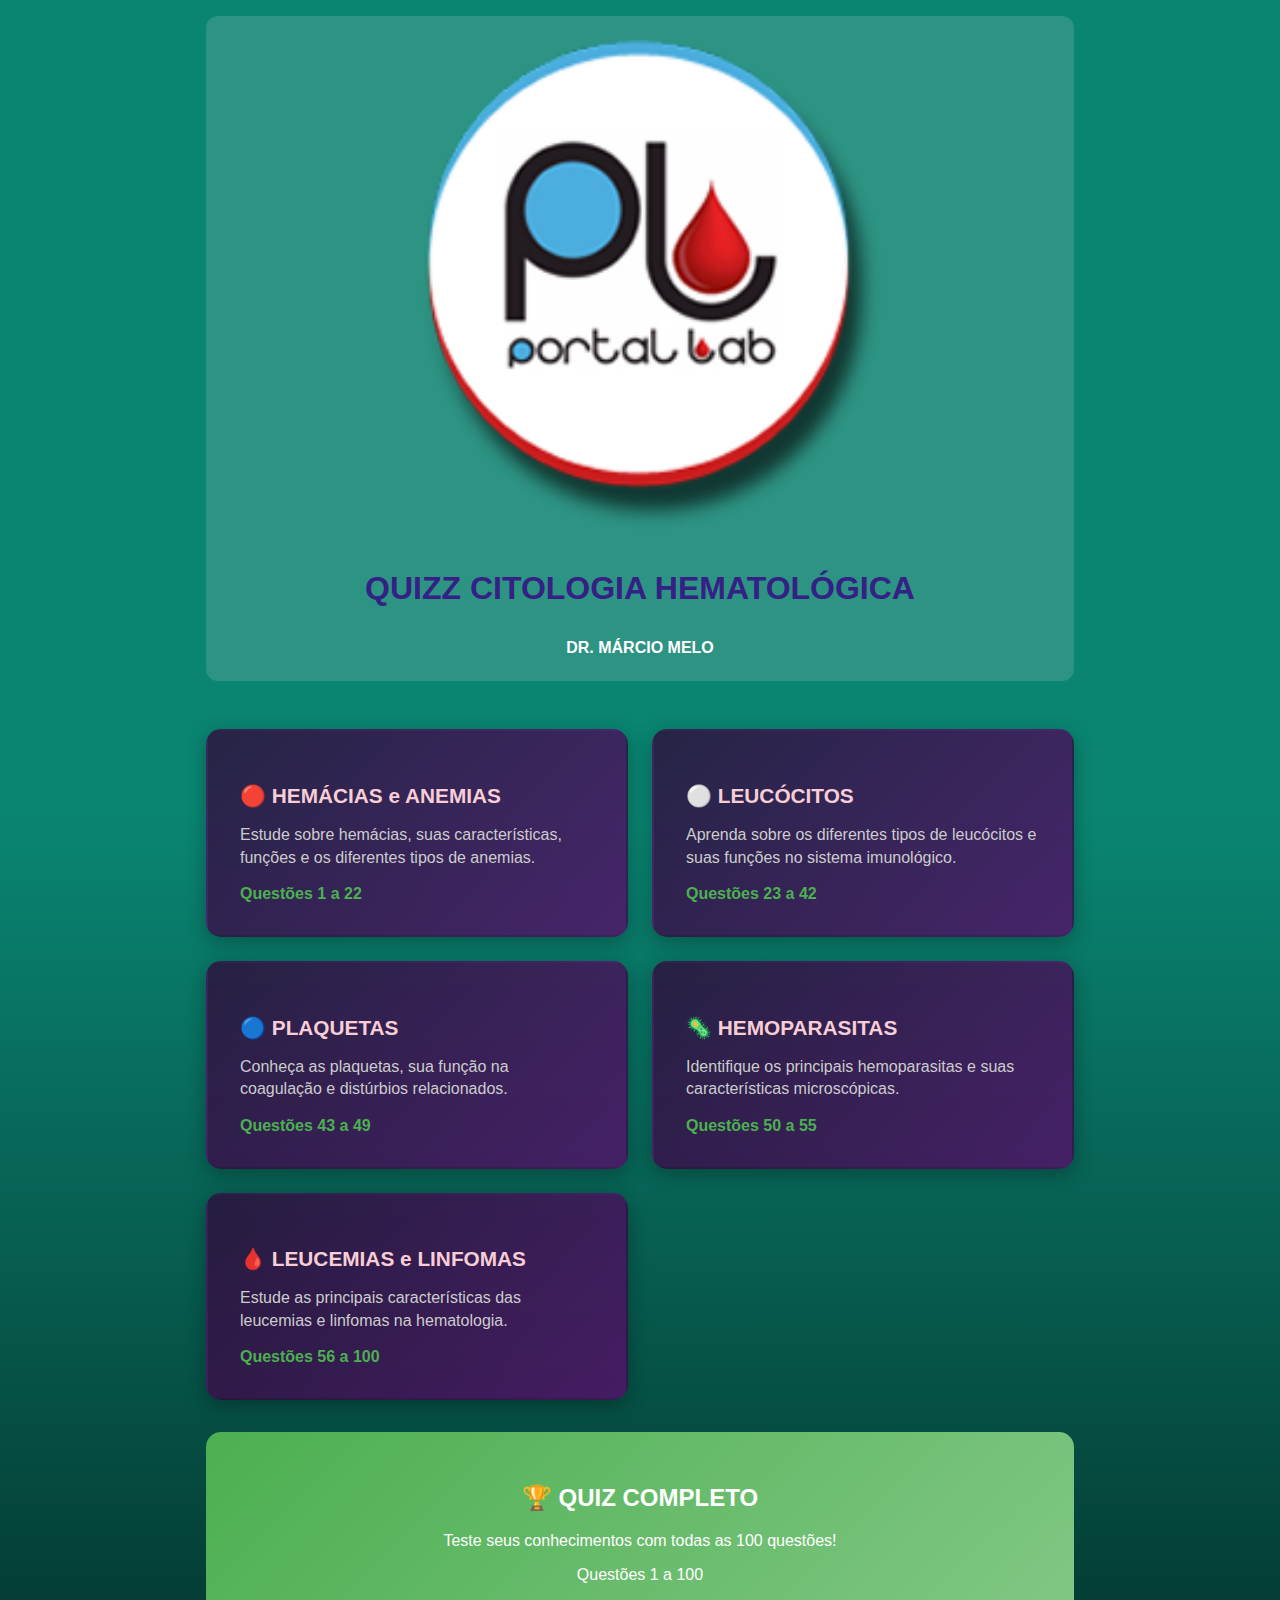
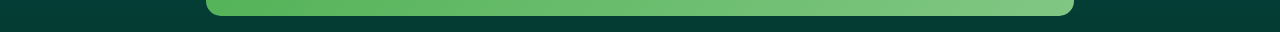
<file: index.html>
<!DOCTYPE html>
<html lang="pt-BR">
<head>
  <meta charset="UTF-8">
  <meta name="viewport" content="width=device-width, initial-scale=1.0">
  <title>QUIZZ PORTAL LAB - Menu Principal</title>
  <link rel="stylesheet" href="style.css">
</head>
<body>
  <div id="menu" class="menu-principal">
    <header class="menu-header">
      <img src="assets/logo.png" alt="Logo Portal Lab" class="logo">
      <h1>QUIZZ CITOLOGIA HEMATOLÓGICA</h1>
      <strong>DR. MÁRCIO MELO</strong>
    </header>

    <div class="temas-grid">
      <div class="tema-card" onclick="window.location.href='quiz.html?tema=HEMÁCIAS%20e%20ANEMIAS'">
        <h3>🔴 HEMÁCIAS e ANEMIAS</h3>
        <p>Estude sobre hemácias, suas características, funções e os diferentes tipos de anemias.</p>
        <div class="questoes-info">Questões 1 a 22</div>
      </div>

      <div class="tema-card" onclick="window.location.href='quiz.html?tema=LEUCÓCITOS'">
        <h3>⚪ LEUCÓCITOS</h3>
        <p>Aprenda sobre os diferentes tipos de leucócitos e suas funções no sistema imunológico.</p>
        <div class="questoes-info">Questões 23 a 42</div>
      </div>

      <div class="tema-card" onclick="window.location.href='quiz.html?tema=PLAQUETAS'">
        <h3>🔵 PLAQUETAS</h3>
        <p>Conheça as plaquetas, sua função na coagulação e distúrbios relacionados.</p>
        <div class="questoes-info">Questões 43 a 49</div>
      </div>

      <div class="tema-card" onclick="window.location.href='quiz.html?tema=HEMOPARASITAS'">
        <h3>🦠 HEMOPARASITAS</h3>
        <p>Identifique os principais hemoparasitas e suas características microscópicas.</p>
        <div class="questoes-info">Questões 50 a 55</div>
      </div>

      <div class="tema-card" onclick="window.location.href='quiz.html?tema=LEUCEMIAS%20e%20LINFOMAS'">
        <h3>🩸 LEUCEMIAS e LINFOMAS</h3>
        <p>Estude as principais características das leucemias e linfomas na hematologia.</p>
        <div class="questoes-info">Questões 56 a 100</div>
      </div>
    </div>

    <div class="quiz-completo" onclick="window.location.href='quiz.html'">
      <h2>🏆 QUIZ COMPLETO</h2>
      <p>Teste seus conhecimentos com todas as 100 questões!</p>
      <div class="questoes-info">Questões 1 a 100</div>
    </div>
  </div>
</body>
</html>
<!-- ? -->
 <!-- OI -->
</file>
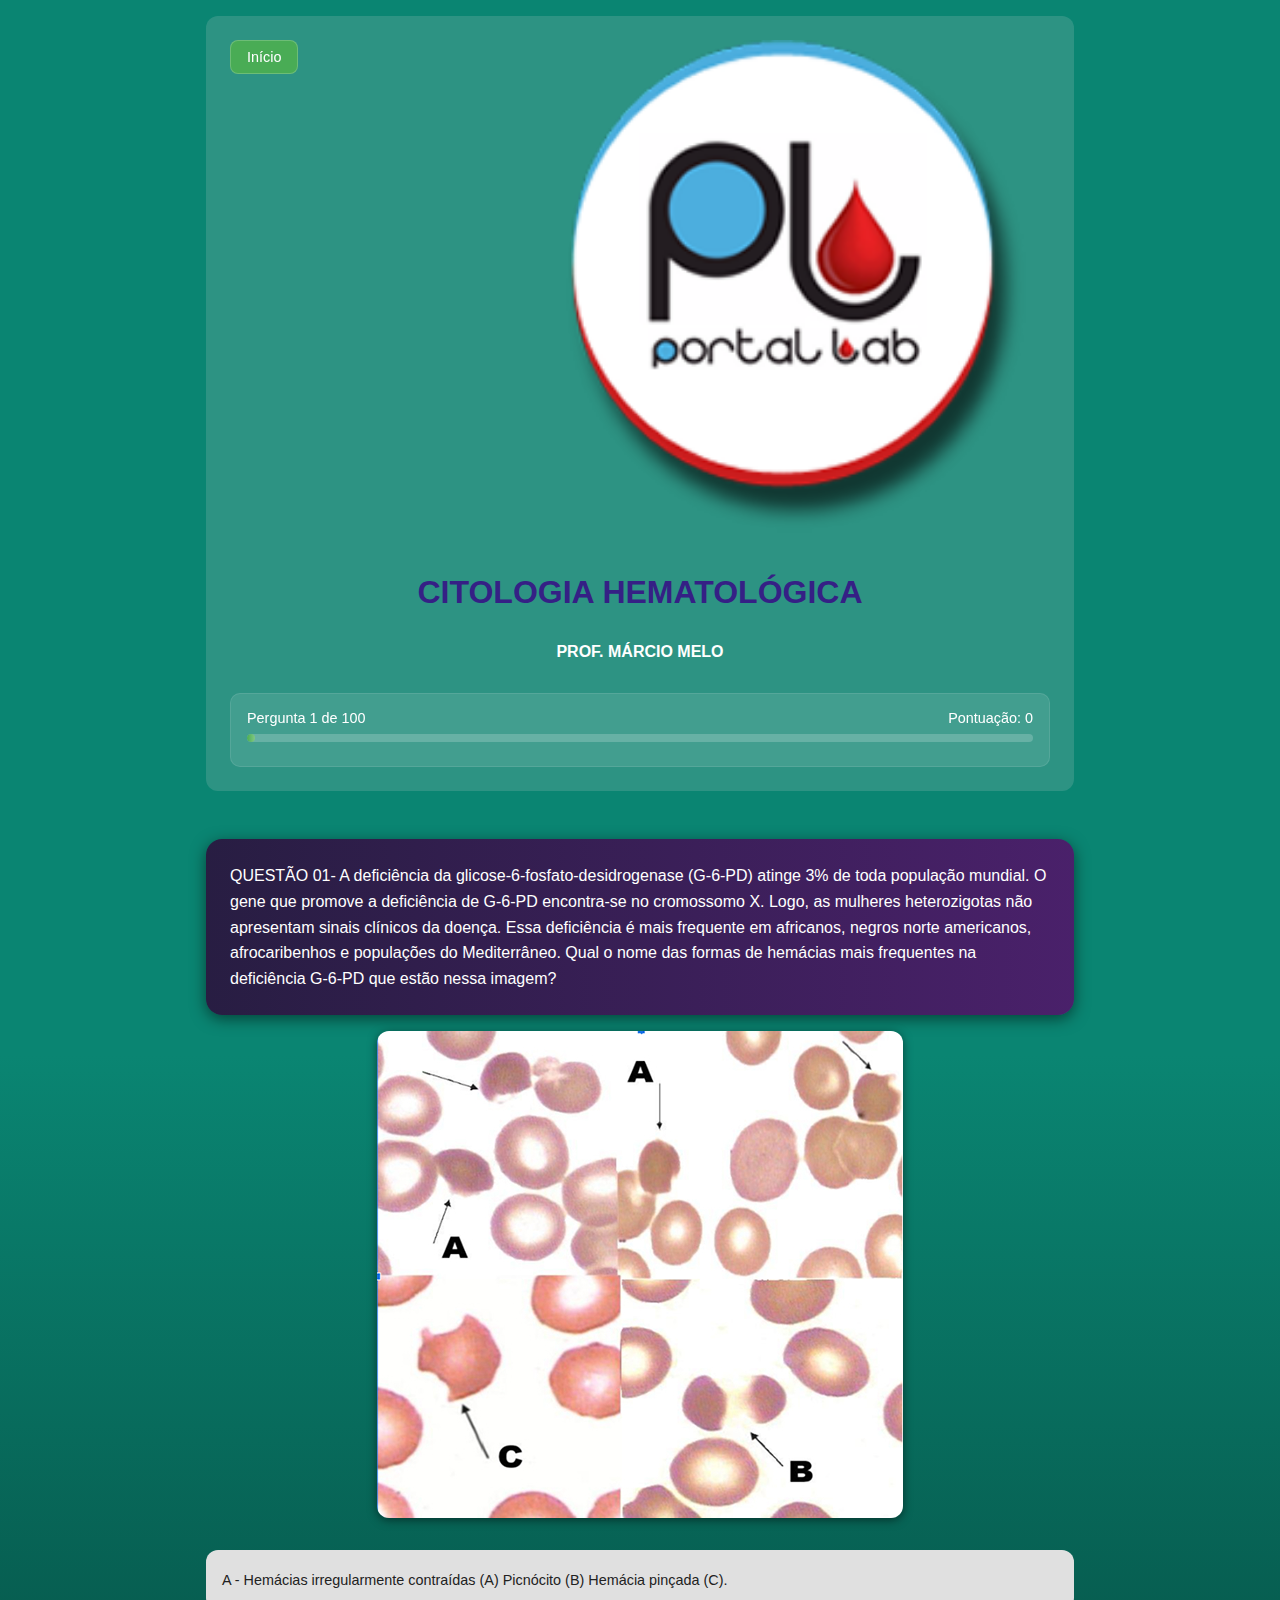
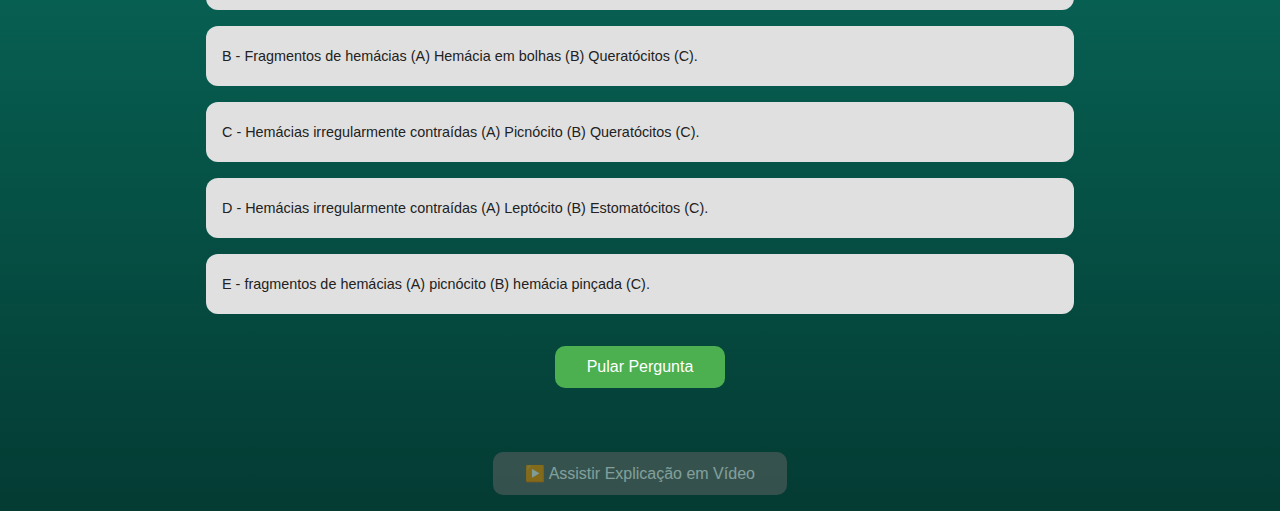
<file: quiz.html>
<!DOCTYPE html>
<html lang="pt-BR">
<head>
  <meta charset="UTF-8">
  <meta name="viewport" content="width=device-width, initial-scale=1.0">
  <title>QUIZ PORTAL LAB</title>
  <link rel="stylesheet" href="style.css">
  <link rel="icon" type="image/png" href="assets/logo.png">
</head>
<body>
  <div class="quiz-container">
    <header class="menu-header">
      <div class="header-top">
        <a href="index.html" class="btn-inicio">Início</a>
        <a href="index.html">
          <img src="assets/logo.png" alt="Logo Portal Lab" class="logo">
        </a>
      </div>
      <h1>
        <strong>CITOLOGIA HEMATOLÓGICA</strong>
      </h1>
      <strong>PROF. MÁRCIO MELO</strong>
    </header>

    <section class="card">
      <p id="enunciado">Carregando pergunta...</p>
    </section>

    <section class="imagem-container">
      <img id="imagem" src="" alt="Imagem da pergunta">
    </section>

    <section id="alternativas" class="alternativas"></section>

    <div class="botao-container">
      <button id="btnProxima">Próxima</button>
    </div>

    <p id="feedback"></p>

    <div class="botao-video-container">
      <button id="btnVideoExplicacao" style="display: none;">▶️ Assistir Explicação em Vídeo</button>
      <div id="videoPlayerContainer" style="display: none;">
        <iframe id="videoPlayer" src="" frameborder="0" allowfullscreen></iframe>
      </div>
    </div>
  </div>

  <script src="perguntas.js"></script>
  <script src="script.js"></script>
</body>
</html>
</file>
<file: style.css>
/* Fundo geral */
body {
  margin: 0;
  font-family: 'Segoe UI', sans-serif;
  background: linear-gradient(to bottom, #0a8572, #0a8572,#043b33);
  color: #fff;
  min-height: 100vh;
  /* Evita overflow horizontal */
  overflow-x: hidden;
}

/* Container principal */
.quiz-container {
  max-width: 900px;
  margin: 0 auto;
  padding: 1rem;
  /* Garante que não ultrapasse a largura da tela */
  box-sizing: border-box;
  width: 100%;
}

/* Cabeçalho */
header {
  display: flex;
  flex-direction: column;
  align-items: center;
  justify-content: center;
  gap: 1rem;
  margin-bottom: 2rem;
  background: rgba(217, 217, 217, 0.17);
  padding: 1.5rem;
  text-align: center;
  border-radius: 12px;
  box-sizing: border-box;
  width: 100%;
  position: relative;
}

/* NOVO: Estilo para o topo do cabeçalho com o botão início */
.header-top {
  display: flex;
  align-items: center;
  justify-content: center;
  width: 100%;
  position: relative;
}

/* NOVO: Botão Início */
.btn-inicio {
  position: absolute;
  left: 0;
  top: 0;
  background: rgba(76, 175, 80, 0.9);
  color: white;
  padding: 0.5rem 1rem;
  border-radius: 8px;
  text-decoration: none;
  font-size: 0.9rem;
  font-weight: 500;
  transition: all 0.3s ease;
  border: 1px solid rgba(255, 255, 255, 0.2);
  backdrop-filter: blur(5px);
}

.btn-inicio:hover {
  background: rgba(67, 160, 71, 0.9);
  transform: translateY(-2px);
  box-shadow: 0 4px 12px rgba(0, 0, 0, 0.3);
  color: white;
}

/* Logo responsiva */
.logo {
  width: 400%;
  max-width: 500px;
  height: auto;
  border-radius: 8px;
  object-fit: contain;
}

header h1 {
  font-size: 1.8rem;
  font-weight: bold;
  color: #352085 !important; /* Vermelho puro */
  text-align: center;
  word-wrap: break-word;
}

header h2 {
  font-size: 1.8rem;
  font-weight: normal;
  color: #e69936; /* Mesma cor para manter consistência */
  margin: 0;
  text-align: center;
  word-wrap: break-word;
}

/* Card sombreado responsivo */
.card {
  background: linear-gradient(90deg, rgba(45,11,58,0.85), rgba(85,15,105,0.85));
  padding: 1.5rem;
  border-radius: 16px;
  box-shadow: 0 4px 15px rgba(0,0,0,0.5);
  margin: 1rem 0;
  width: 100%;
  box-sizing: border-box;
}

#enunciado {
  font-size: 1rem;
  line-height: 1.6;
  margin: 0;
  word-wrap: break-word;
  white-space: pre-line; /* Mantém quebras de linha no enunciado */
}

/* Imagem responsiva */
.imagem-container {
  display: flex;
  justify-content: center;
  margin-bottom: 2rem;
  width: 100%;
}

#imagem {
  max-width: 100%;
  height: auto;
  border-radius: 12px;
  box-shadow: 0 2px 10px rgba(0,0,0,0.5);
}

/* Alternativas responsivas */
.alternativas {
  display: flex;
  flex-direction: column;
  gap: 1rem;
  margin-bottom: 2rem;
  width: 100%;
}

.alternativas button {
  padding: 1rem;
  border: none;
  border-radius: 12px;
  background: #e0e0e0;
  font-size: 0.9rem;
  cursor: pointer;
  color: #222;
  transition: all 0.3s ease;
  text-align: left;
  line-height: 1.5;
  width: 100%;
  box-sizing: border-box;
  word-wrap: break-word;
  min-height: 60px;
  display: flex;
  align-items: center;
}

.alternativas button:hover {
  background: #dab6f0;
  transform: translateY(-2px);
}

/* Containers de botões */
.botao-container {
  display: flex;
  justify-content: center;
  margin: 1rem 0;
}

.botao-video-container {
  margin-top: 2rem;
  text-align: center;
  width: 100%;
}

/* Botões principais */
#btnProxima {
  display: block;
  padding: 0.75rem 2rem;
  font-size: 1rem;
  border: none;
  border-radius: 10px;
  background: #4caf50;
  color: white;
  cursor: pointer;
  transition: background 0.3s;
  min-width: 120px;
}

#btnProxima:hover {
  background: #43a047;
}

#btnVideoExplicacao {
  padding: 0.75rem 2rem;
  font-size: 1rem;
  border: none;
  border-radius: 10px;
  background: #2196f3;
  color: white;
  cursor: pointer;
  transition: all 0.3s;
  margin: 0 auto;
  min-width: 180px;
}

#btnVideoExplicacao:hover:not(:disabled) {
  background: #1976d2;
  transform: translateY(-2px);
}

#btnVideoExplicacao:disabled {
  opacity: 0.5;
  cursor: not-allowed;
  background: #666;
}

/* Video player responsivo */
#videoPlayerContainer {
  margin-top: 1rem;
  display: none;
  width: 100%;
}

#videoPlayerContainer iframe {
  width: 100%;
  max-width: 700px;
  height: 300px;
  border-radius: 12px;
  border: none;
}

/* Feedback */
#feedback {
  text-align: center;
  font-weight: bold;
  margin-top: 1rem;
  font-size: 1.1rem;
  padding: 0.5rem;
  border-radius: 8px;
  transition: all 0.3s ease;
  word-wrap: break-word;
}

#feedback.correto {
  background: rgba(76, 175, 80, 0.2);
  color: #4caf50;
  border: 2px solid #4caf50;
}

#feedback.errado {
  background: rgba(244, 67, 54, 0.2);
  color: #f44336;
  border: 2px solid #f44336;
}

#feedback.tempo-esgotado {
  background: rgba(255, 152, 0, 0.2);
  color: #ff9800;
  border: 2px solid #ff9800;
}

/* Barra de Progresso */
#progresso-container {
  margin-top: 1rem;
  background: rgba(255, 255, 255, 0.1);
  border-radius: 10px;
  padding: 1rem;
  backdrop-filter: blur(10px);
  border: 1px solid rgba(255, 255, 255, 0.1);
  width: 100%;
  box-sizing: border-box;
}

.progresso-info {
  display: flex;
  justify-content: space-between;
  align-items: center;
  margin-bottom: 0.5rem;
  font-size: 0.9rem;
  flex-wrap: wrap;
  gap: 0.5rem;
}

.progresso-barra {
  width: 100%;
  height: 8px;
  background: rgba(255, 255, 255, 0.2);
  border-radius: 4px;
  overflow: hidden;
  margin-bottom: 0.5rem;
}

#progresso-fill {
  height: 100%;
  background: linear-gradient(90deg, #4caf50, #81c784);
  transition: width 0.3s ease;
  border-radius: 4px;
}

/* Timer */
.timer-barra-container {
  margin-top: 0.5rem;
  width: 100%;
}

.timer-barra {
  width: 100%;
  height: 12px;
  background: rgba(255, 255, 255, 0.2);
  border-radius: 6px;
  overflow: hidden;
  box-shadow: inset 0 2px 4px rgba(0, 0, 0, 0.2);
  border: 1px solid rgba(255, 255, 255, 0.1);
}

#timer-fill {
  height: 100%;
  width: 100%;
  background: linear-gradient(90deg, #4caf50, #66bb6a);
  border-radius: 6px;
  transition: width 0.1s linear, background-color 0.3s ease;
  box-shadow: 0 2px 4px rgba(0, 0, 0, 0.2);
  position: relative;
}

#timer {
  font-weight: bold;
  transition: color 0.3s ease;
  padding: 0.2rem 0.5rem;
  border-radius: 4px;
  background: rgba(255, 255, 255, 0.1);
  white-space: nowrap;
}

/* Animações */
.alternativas button.selecionada {
  transform: scale(1.02);
  box-shadow: 0 4px 15px rgba(255, 255, 255, 0.3);
}

.alternativas button.correta {
  background: #4caf50 !important;
  color: white !important;
  animation: pulse-correto 0.6s ease;
}

.alternativas button.errada {
  background: #f44336 !important;
  color: white !important;
  animation: shake 0.6s ease;
}

@keyframes pulse-correto {
  0% { transform: scale(1); }
  50% { transform: scale(1.05); }
  100% { transform: scale(1); }
}

@keyframes shake {
  0%, 100% { transform: translateX(0); }
  25% { transform: translateX(-5px); }
  75% { transform: translateX(5px); }
}

@keyframes pulse-timer {
  0% { opacity: 1; transform: scaleY(1); }
  50% { opacity: 0.8; transform: scaleY(0.9); }
  100% { opacity: 1; transform: scaleY(1); }
}

/* Menu Principal */
.menu-principal {
  max-width: 900px;
  margin: 0 auto;
  padding: 1rem;
  box-sizing: border-box;
}

.menu-header {
  text-align: center;
  margin-bottom: 3rem;
}

.menu-header h1 {
  font-size: 2rem;
  color: #f8cdd5;
  margin-bottom: 1rem;
  word-wrap: break-word;
}

.menu-header p {
  font-size: 1.1rem;
  color: #ccc;
  line-height: 1.6;
}

.temas-grid {
  display: grid;
  grid-template-columns: repeat(auto-fit, minmax(280px, 1fr));
  gap: 1.5rem;
  margin: 2rem 0;
}

.tema-card {
  background: linear-gradient(135deg, rgba(45,11,58,0.8), rgba(85,15,105,0.8));
  padding: 2rem;
  border-radius: 15px;
  box-shadow: 0 5px 20px rgba(0,0,0,0.3);
  cursor: pointer;
  transition: all 0.3s ease;
  border: 2px solid transparent;
  box-sizing: border-box;
}
.tema-card-material {
  background: linear-gradient(135deg, rgba(43, 137, 214, 0.8), rgba(16, 79, 255, 0.8));
  padding: 2rem;
  border-radius: 15px;
  box-shadow: 0 5px 20px rgba(0,0,0,0.3);
  cursor: pointer;
  transition: all 0.3s ease;
  border: 2px solid transparent;
  box-sizing: border-box;
}

.tema-card:hover {
  transform: translateY(-5px);
  border-color: #4caf50;
  box-shadow: 0 10px 30px rgba(0,0,0,0.5);
}

.tema-card h3 {
  font-size: 1.3rem;
  color: #f8cdd5;
  margin-bottom: 1rem;
  word-wrap: break-word;
}

.tema-card p {
  color: #ccc;
  margin-bottom: 1rem;
  line-height: 1.4;
}

.tema-card .questoes-info {
  color: #4caf50;
  font-weight: bold;
}

/* Resultado Final */
.resultado-final {
  max-width: 900px;
  margin: 0 auto;
  padding: 1rem;
  text-align: center;
  box-sizing: border-box;
}

.resultado-card {
  background: linear-gradient(135deg, rgba(45,11,58,0.9), rgba(85,15,105,0.9));
  padding: 2rem;
  border-radius: 20px;
  box-shadow: 0 10px 30px rgba(0,0,0,0.5);
  margin: 2rem 0;
  box-sizing: border-box;
}

.resultado-card h2 {
  font-size: 2rem;
  margin-bottom: 2rem;
  color: #f8cdd5;
  word-wrap: break-word;
}

.estatisticas {
  display: grid;
  grid-template-columns: repeat(auto-fit, minmax(120px, 1fr));
  gap: 1rem;
  margin: 2rem 0;
}

.stat {
  display: flex;
  flex-direction: column;
  align-items: center;
  padding: 1.5rem;
  background: rgba(255, 255, 255, 0.1);
  border-radius: 15px;
  transition: transform 0.3s ease;
  box-sizing: border-box;
}

.stat:hover {
  transform: translateY(-5px);
}

.stat .numero {
  font-size: 2rem;
  font-weight: bold;
  color: #4caf50;
  margin-bottom: 0.5rem;
}

.stat .label {
  font-size: 0.9rem;
  color: #ccc;
  text-align: center;
}

.acoes-finais {
  display: flex;
  gap: 1rem;
  justify-content: center;
  margin-top: 2rem;
  flex-wrap: wrap;
}

.btn-reiniciar, .btn-menu {
  padding: 1rem 2rem;
  font-size: 1rem;
  border: none;
  border-radius: 10px;
  cursor: pointer;
  transition: all 0.3s ease;
  min-width: 120px;
}

.btn-reiniciar {
  background: #4caf50;
  color: white;
}

.btn-reiniciar:hover {
  background: #43a047;
  transform: translateY(-2px);
}

.btn-menu {
  background: #2196f3;
  color: white;
}

.btn-menu:hover {
  background: #1976d2;
  transform: translateY(-2px);
}

.quiz-completo {
  background: linear-gradient(135deg, #4caf50, #81c784);
  color: white;
  text-align: center;
  padding: 2rem;
  margin-top: 2rem;
  border-radius: 15px;
  cursor: pointer;
  transition: all 0.3s ease;
  box-sizing: border-box;
}

.quiz-completo:hover {
  transform: translateY(-5px);
  box-shadow: 0 10px 30px rgba(76, 175, 80, 0.3);
}

/* MEDIA QUERIES PARA RESPONSIVIDADE */

/* Tablets e telas médias */
@media (max-width: 768px) {
  .quiz-container {
    padding: 0.8rem;
  }
  
  header {
    padding: 1rem;
    gap: 0.5rem;
  }
  
  /* Ajustes do botão início em telas menores */
  .btn-inicio {
    font-size: 0.8rem;
    padding: 0.4rem 0.8rem;
    position: absolute;
    left: 0.5rem;
    top: -0.5rem;
  }
  
  .logo {
    max-width: 180px;
  }
  
  header h1 {
    font-size: 1.5rem;
  }
  
  header h2 {
    font-size: 1.2rem;
  }
  
  .card {
    padding: 1rem;
    margin: 0.8rem 0;
  }
  
  #enunciado {
    font-size: 0.9rem;
  }
  
  .alternativas button {
    font-size: 0.85rem;
    padding: 0.8rem;
    min-height: 50px;
  }
  
  #videoPlayerContainer iframe {
    height: 250px;
  }
  .alternativas {
    touch-action: pan-y pinch-zoom; /* Permitir scroll vertical */
}

.alternativas button {
    touch-action: manipulation; /* Controle específico para botões */
    -webkit-tap-highlight-color: transparent;
}
.progresso-info {
    flex-direction: column;
    gap: 0.3rem;
</file>
